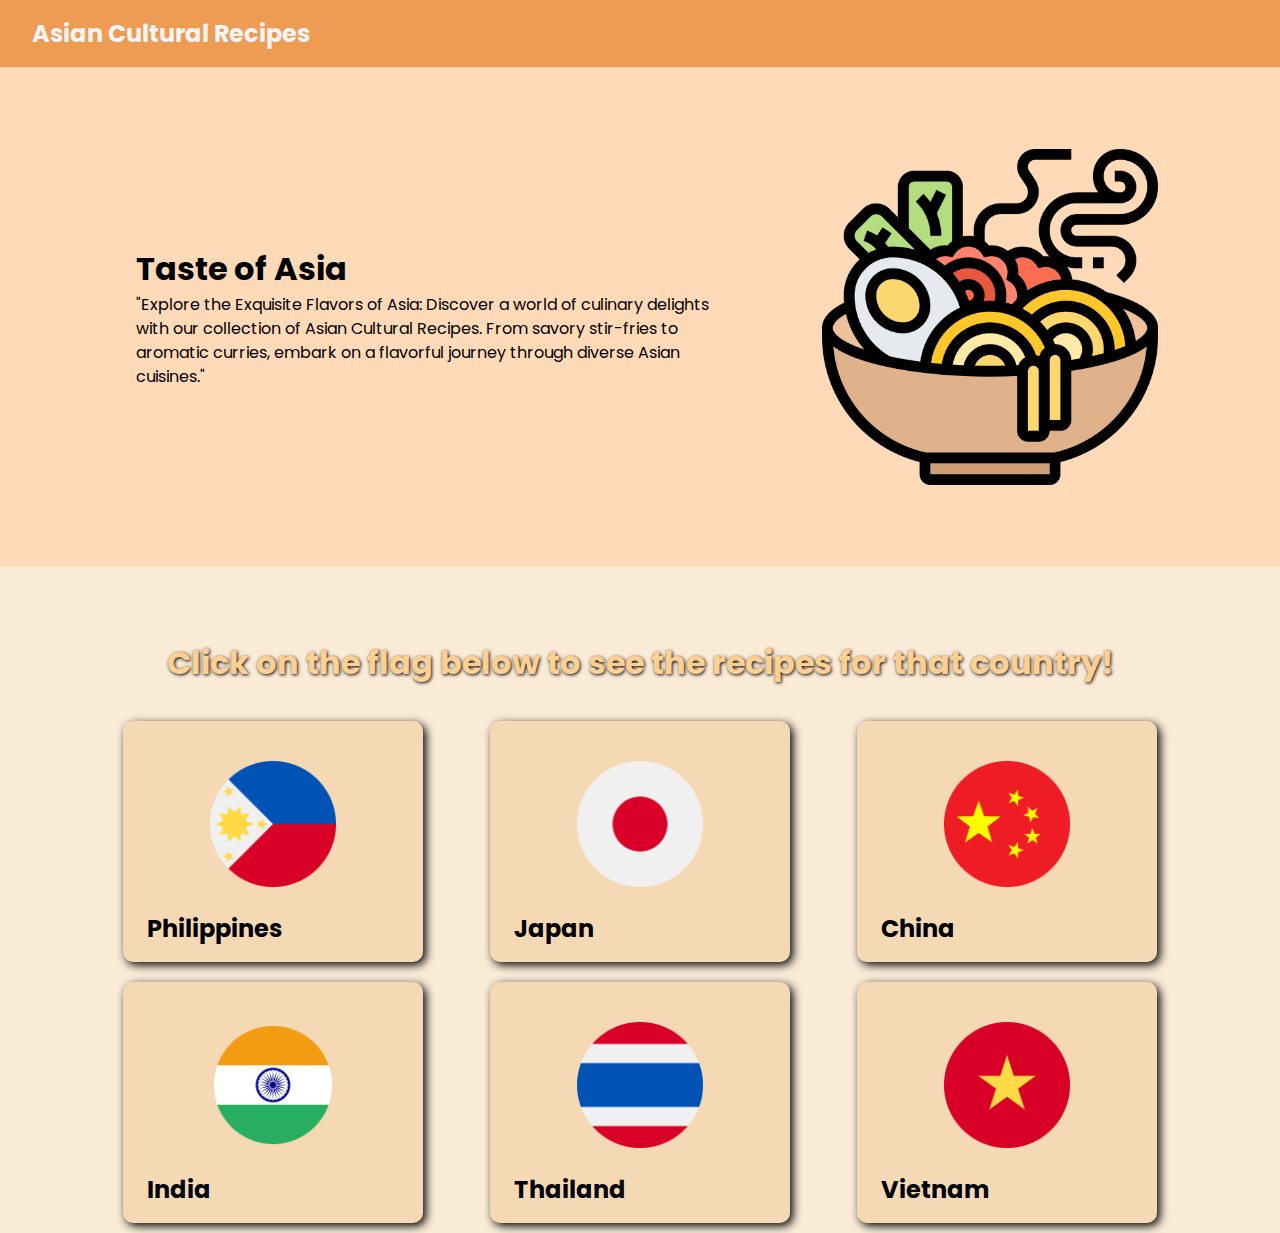
<file: index.html>
<!DOCTYPE html>
<html lang="en">
  <head>
    <meta charset="UTF-8" />
    <meta name="viewport" content="width=device-width, initial-scale=1.0" />
    <link rel="stylesheet" href="styles.css" />
    <title>Filipino Recipes</title>
  </head>

  <body>
    <!-- hero banner section-->
    <nav class="navbar">
      <div class="nav">
        <h2>Asian Cultural Recipes</h2>
      </div>
    </nav>
    <!-- hero banner section-->

    <header>
      <div class="container">
        <div class="box">
          <h1>Taste of Asia</h1>
          <p>
            "Explore the Exquisite Flavors of Asia: Discover a world of culinary
            delights with our collection of Asian Cultural Recipes. From savory
            stir-fries to aromatic curries, embark on a flavorful journey
            through diverse Asian cuisines."
          </p>
        </div>
        <img src="images/ramen.png" alt="" />
      </div>
    </header>

    <section>
      <h1>Click on the flag below to see the recipes for that country!</h1>
      <div class="box-container">
        <a href="#"
          ><div class="boxes">
            <img src="images/philippines.png" alt="philippines" />
            <h2>Philippines</h2>
          </div>
        </a>

        <a href="#"
          ><div class="boxes">
            <img src="images/japan.png" alt="japan" />
            <h2>Japan</h2>
          </div></a
        >

        <a href="#"
          ><div class="boxes">
            <img src="images/china.png" alt="china" />
            <h2>China</h2>
          </div></a
        >

        <a href="#"
          ><div class="boxes">
            <img src="images/india.png" alt="india" />
            <h2>India</h2>
          </div></a
        >

        <a href="#"
          ><div class="boxes">
            <img src="images/thailand.png" alt="thailand" />
            <h2>Thailand</h2>
          </div></a
        >

        <a href="#"
          ><div class="boxes">
            <img src="images/vietnam.png" alt="vietnam" />
            <h2>Vietnam</h2>
          </div></a
        >
      </div>
    </section>
  </body>
</html>
</file>
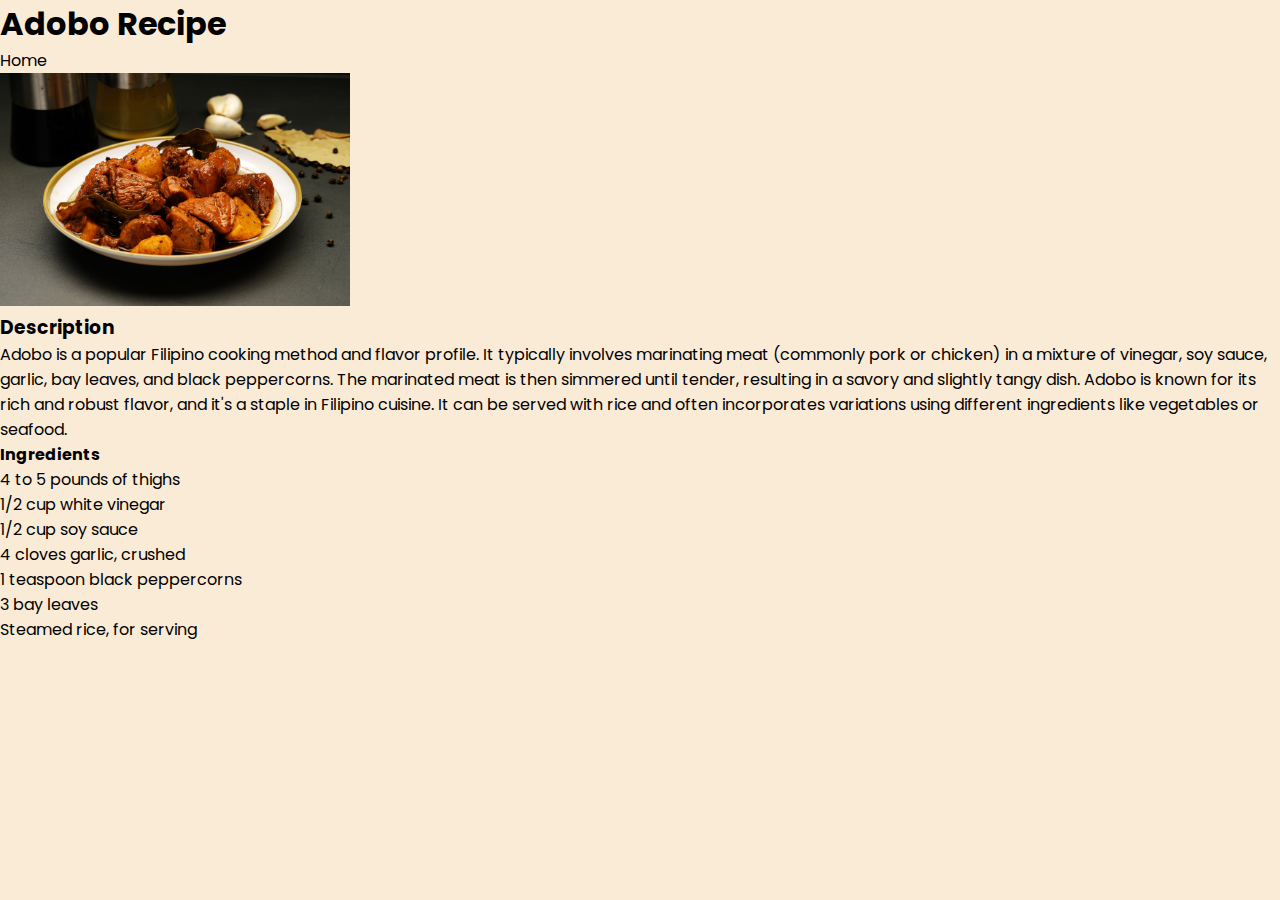
<file: recipes/adobo.html>
<!DOCTYPE html>
<html lang="en">
  <head>
    <meta charset="UTF-8" />
    <meta name="viewport" content="width=device-width, initial-scale=1.0" />
    <link rel="stylesheet" href="../styles.css" />
    <title>Adobo</title>
  </head>
  <body>
    <h1>Adobo Recipe</h1>

    <p><a href="../index.html">Home</a></p>

    <div class="image-container">
      <img
        src="../images/Adobo.jpg"
        width="350px"
        alt="adobo"
        class="recipe-image"
      />
    </div>

    <h3>Description</h3>

    <p>
      Adobo is a popular Filipino cooking method and flavor profile. It
      typically involves marinating meat (commonly pork or chicken) in a mixture
      of vinegar, soy sauce, garlic, bay leaves, and black peppercorns. The
      marinated meat is then simmered until tender, resulting in a savory and
      slightly tangy dish. Adobo is known for its rich and robust flavor, and
      it's a staple in Filipino cuisine. It can be served with rice and often
      incorporates variations using different ingredients like vegetables or
      seafood.
    </p>

    <b>Ingredients</b>
    <ul>
      <li>4 to 5 pounds of thighs</li>
      <li>1/2 cup white vinegar</li>
      <li>1/2 cup soy sauce</li>
      <li>4 cloves garlic, crushed</li>
      <li>1 teaspoon black peppercorns</li>
      <li>3 bay leaves</li>
      <li>Steamed rice, for serving</li>
    </ul>
  </body>
</html>
</file>
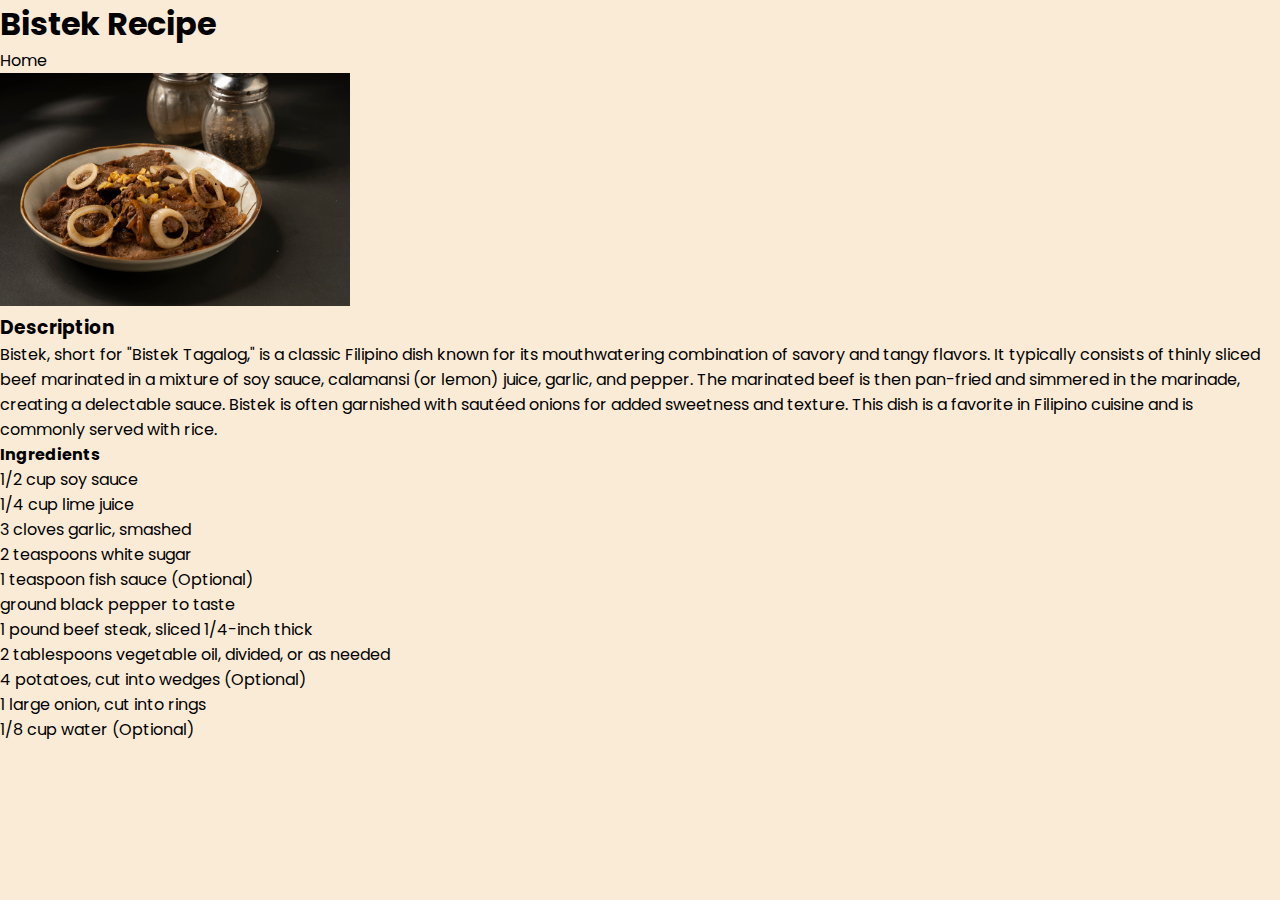
<file: recipes/bistek.html>
<!DOCTYPE html>
<html lang="en">
  <head>
    <meta charset="UTF-8" />
    <meta name="viewport" content="width=device-width, initial-scale=1.0" />
    <link rel="stylesheet" href="../styles.css" />
    <title>Adobo</title>
  </head>
  <body>
    <h1>Bistek Recipe</h1>

    <p><a href="../index.html">Home</a></p>

    <div class="image-container">
      <img
        src="../images/bistek.jpg"
        width="350px"
        alt="bistek"
        class="recipe-image"
      />
    </div>

    <h3>Description</h3>

    <p>
      Bistek, short for "Bistek Tagalog," is a classic Filipino dish known for
      its mouthwatering combination of savory and tangy flavors. It typically
      consists of thinly sliced beef marinated in a mixture of soy sauce,
      calamansi (or lemon) juice, garlic, and pepper. The marinated beef is then
      pan-fried and simmered in the marinade, creating a delectable sauce.
      Bistek is often garnished with sautéed onions for added sweetness and
      texture. This dish is a favorite in Filipino cuisine and is commonly
      served with rice.
    </p>

    <b>Ingredients</b>
    <ul>
      <li>1/2 cup soy sauce</li>
      <li>1/4 cup lime juice</li>
      <li>3 cloves garlic, smashed</li>
      <li>2 teaspoons white sugar</li>
      <li>1 teaspoon fish sauce (Optional)</li>
      <li>ground black pepper to taste</li>
      <li>1 pound beef steak, sliced 1/4-inch thick</li>
      <li>2 tablespoons vegetable oil, divided, or as needed</li>
      <li>4 potatoes, cut into wedges (Optional)</li>
      <li>1 large onion, cut into rings</li>
      <li>1/8 cup water (Optional)</li>
    </ul>
  </body>
</html>
</file>
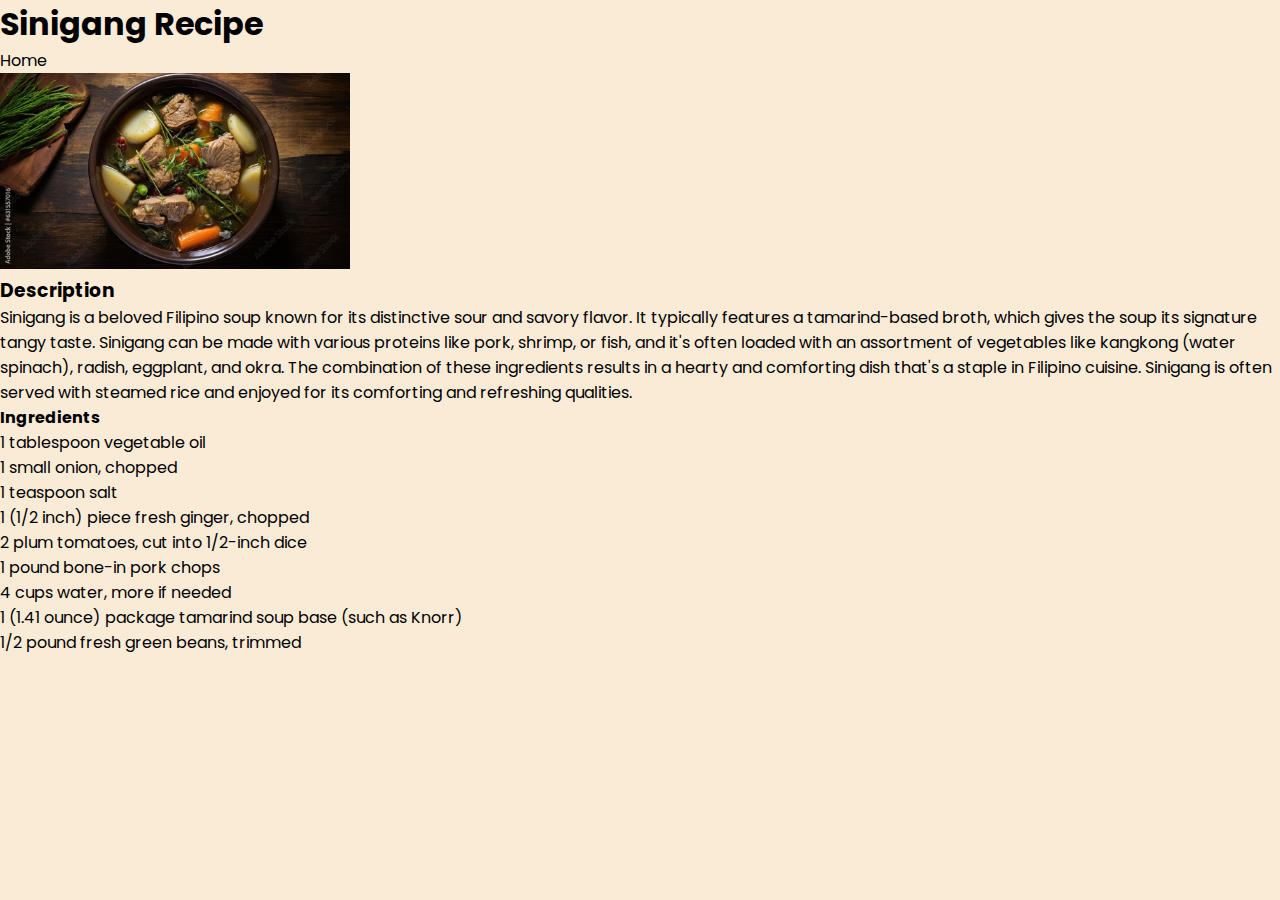
<file: recipes/sinigang.html>
<!DOCTYPE html>
<html lang="en">
  <head>
    <meta charset="UTF-8" />
    <meta name="viewport" content="width=device-width, initial-scale=1.0" />
    <link rel="stylesheet" href="../styles.css" />
    <title>Adobo</title>
  </head>
  <body>
    <h1>Sinigang Recipe</h1>

    <p><a href="../index.html">Home</a></p>

    <div class="image-container">
      <img
        src="../images/sinigang.jpg"
        width="350px"
        alt="sinigang"
        class="recipe-image"
      />
    </div>

    <h3>Description</h3>

    <p>
      Sinigang is a beloved Filipino soup known for its distinctive sour and
      savory flavor. It typically features a tamarind-based broth, which gives
      the soup its signature tangy taste. Sinigang can be made with various
      proteins like pork, shrimp, or fish, and it's often loaded with an
      assortment of vegetables like kangkong (water spinach), radish, eggplant,
      and okra. The combination of these ingredients results in a hearty and
      comforting dish that's a staple in Filipino cuisine. Sinigang is often
      served with steamed rice and enjoyed for its comforting and refreshing
      qualities.
    </p>

    <b>Ingredients</b>
    <ul>
      <li>1 tablespoon vegetable oil</li>
      <li>1 small onion, chopped</li>
      <li>1 teaspoon salt</li>
      <li>1 (1/2 inch) piece fresh ginger, chopped</li>
      <li>2 plum tomatoes, cut into 1/2-inch dice</li>
      <li>1 pound bone-in pork chops</li>
      <li>4 cups water, more if needed</li>
      <li>1 (1.41 ounce) package tamarind soup base (such as Knorr)</li>
      <li>1/2 pound fresh green beans, trimmed</li>
    </ul>
  </body>
</html>
</file>
<file: styles.css>
@import url("https://fonts.googleapis.com/css2?family=Poppins:wght@400;700&display=swap");

* {
  box-sizing: border-box;
  margin: 0;
  padding: 0;
}

body {
  background-color: antiquewhite;
  font-family: "Poppins", "sans-serif";
}

.navbar {
  /* border: 1px solid black; */
  background-color: rgb(238, 156, 84);
}

.navbar h2 {
  color: rgb(250, 244, 244);
  margin-left: 1rem;
  padding: 1rem;
  transition: color 0.3s, text-shadow 0.3s;
}

.navbar h2:hover {
  /* glow effect on hover */
  text-shadow: 0 0 10px #ff4500;
  width: 100%;
}

a {
  text-decoration: none;
  color: black;
}

a:hover {
  color: #ff4500;
}

header {
  background-color: peachpuff;
  display: flex;
  align-items: center;
  justify-content: space-between;
  height: 500px;
}

.container {
  /* border: 1px solid black; */
  display: flex;
  align-items: center;
  max-width: 1100px;
  margin: 0 auto;
}

.container img {
  max-width: 400px;
  padding: 2rem;
}

.box {
  /* border: 1px dotted blue; */
  /* background-color: rgb(168, 168, 235); */
  display: flex;
  flex-direction: column;
  padding: 1rem;
  margin: 0 30px;
  line-height: 1.5;
}

section {
  background-color: antiquewhite;
  margin-top: 3rem;
}

.box-container {
  display: flex;
  flex-wrap: wrap;
  justify-content: space-around;
  max-width: 1100px;
  margin: auto;
}

section h1 {
  color: rgb(252, 207, 149);
  text-shadow: 1px 1px 3.5px black;
  text-align: center;
  padding: 1.5rem;
}

.boxes {
  background-color: rgb(245, 217, 180);
  border-radius: 10px;
  box-shadow: 3px 3px 10px;
  display: flex;
  flex-direction: column;
  /* border: 2px solid black; */
  padding: 1rem 1.5rem;
  max-width: 300px;
  margin: 10px auto;
  transition: 0.5s;
}

.boxes img {
  max-width: 50%;
  margin: 1.5rem auto;
}

.boxes:hover {
  transform: scale(1.2);
}
</file>
